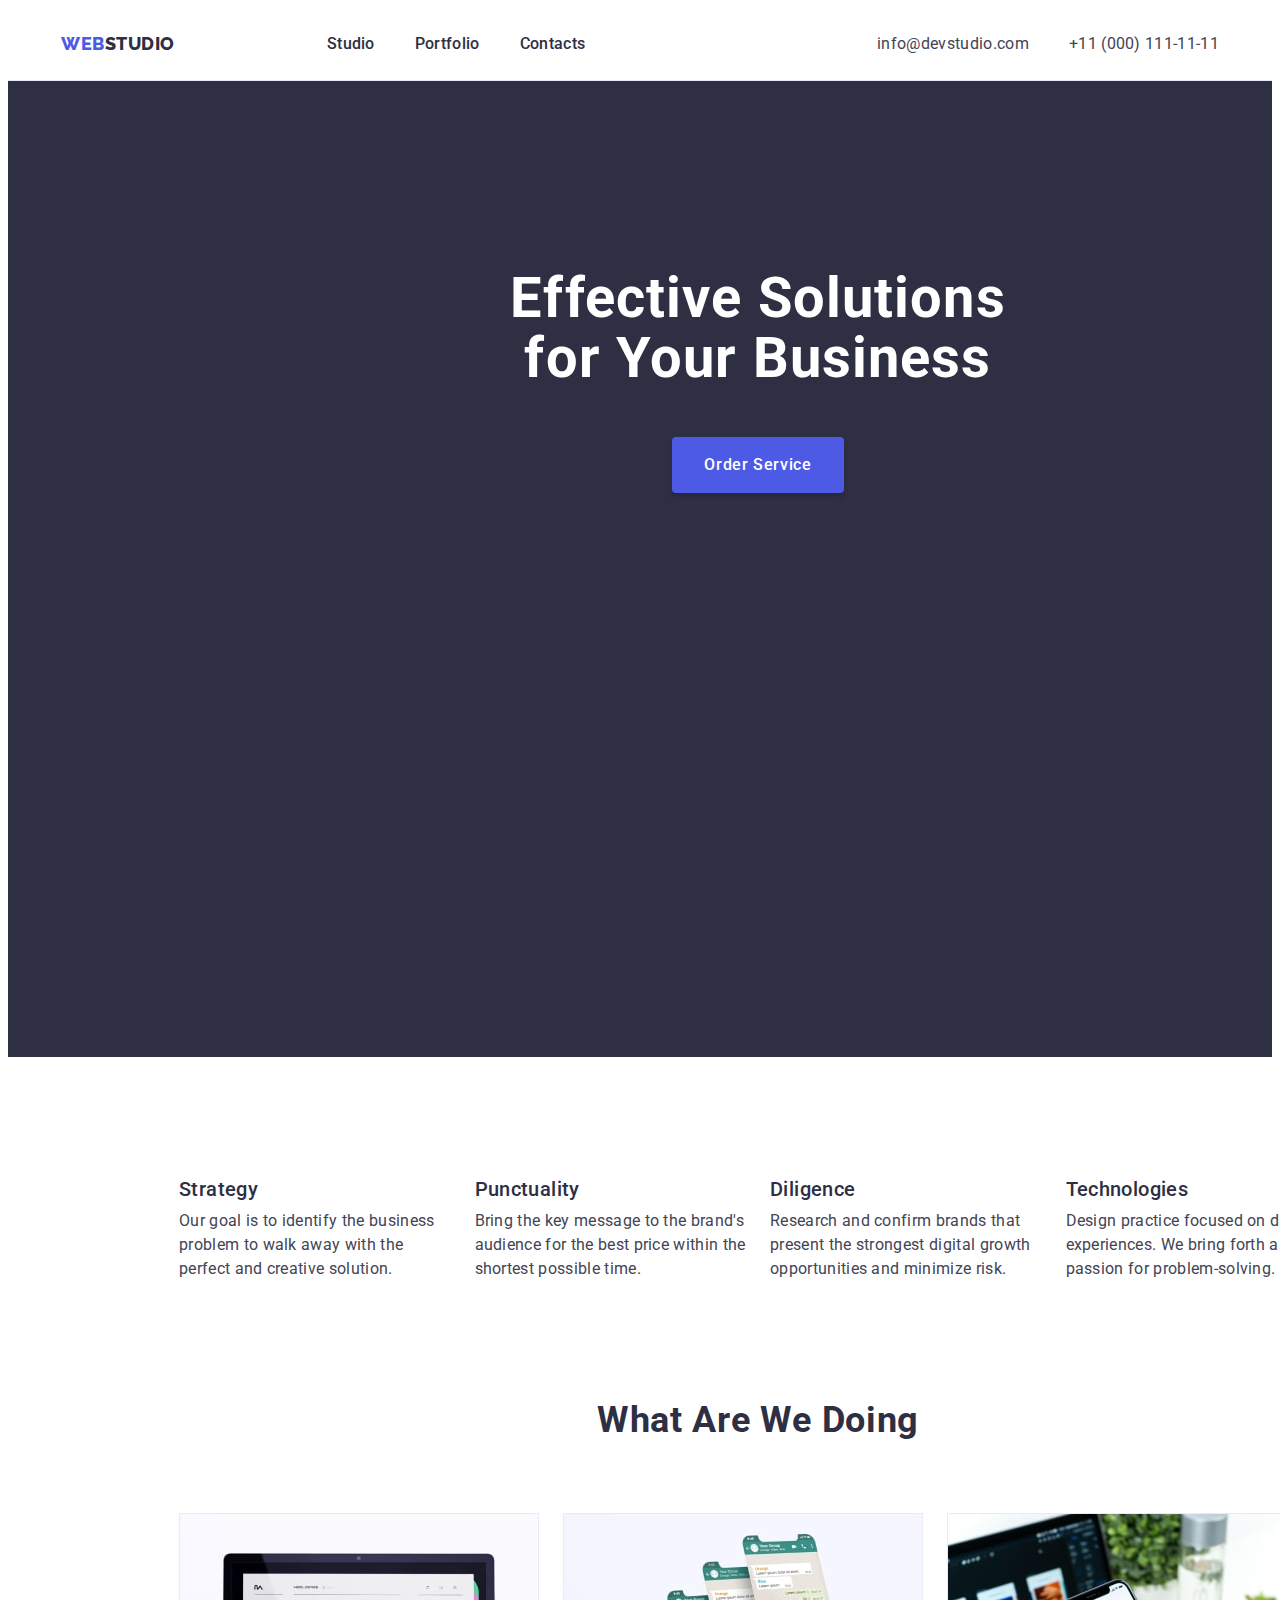
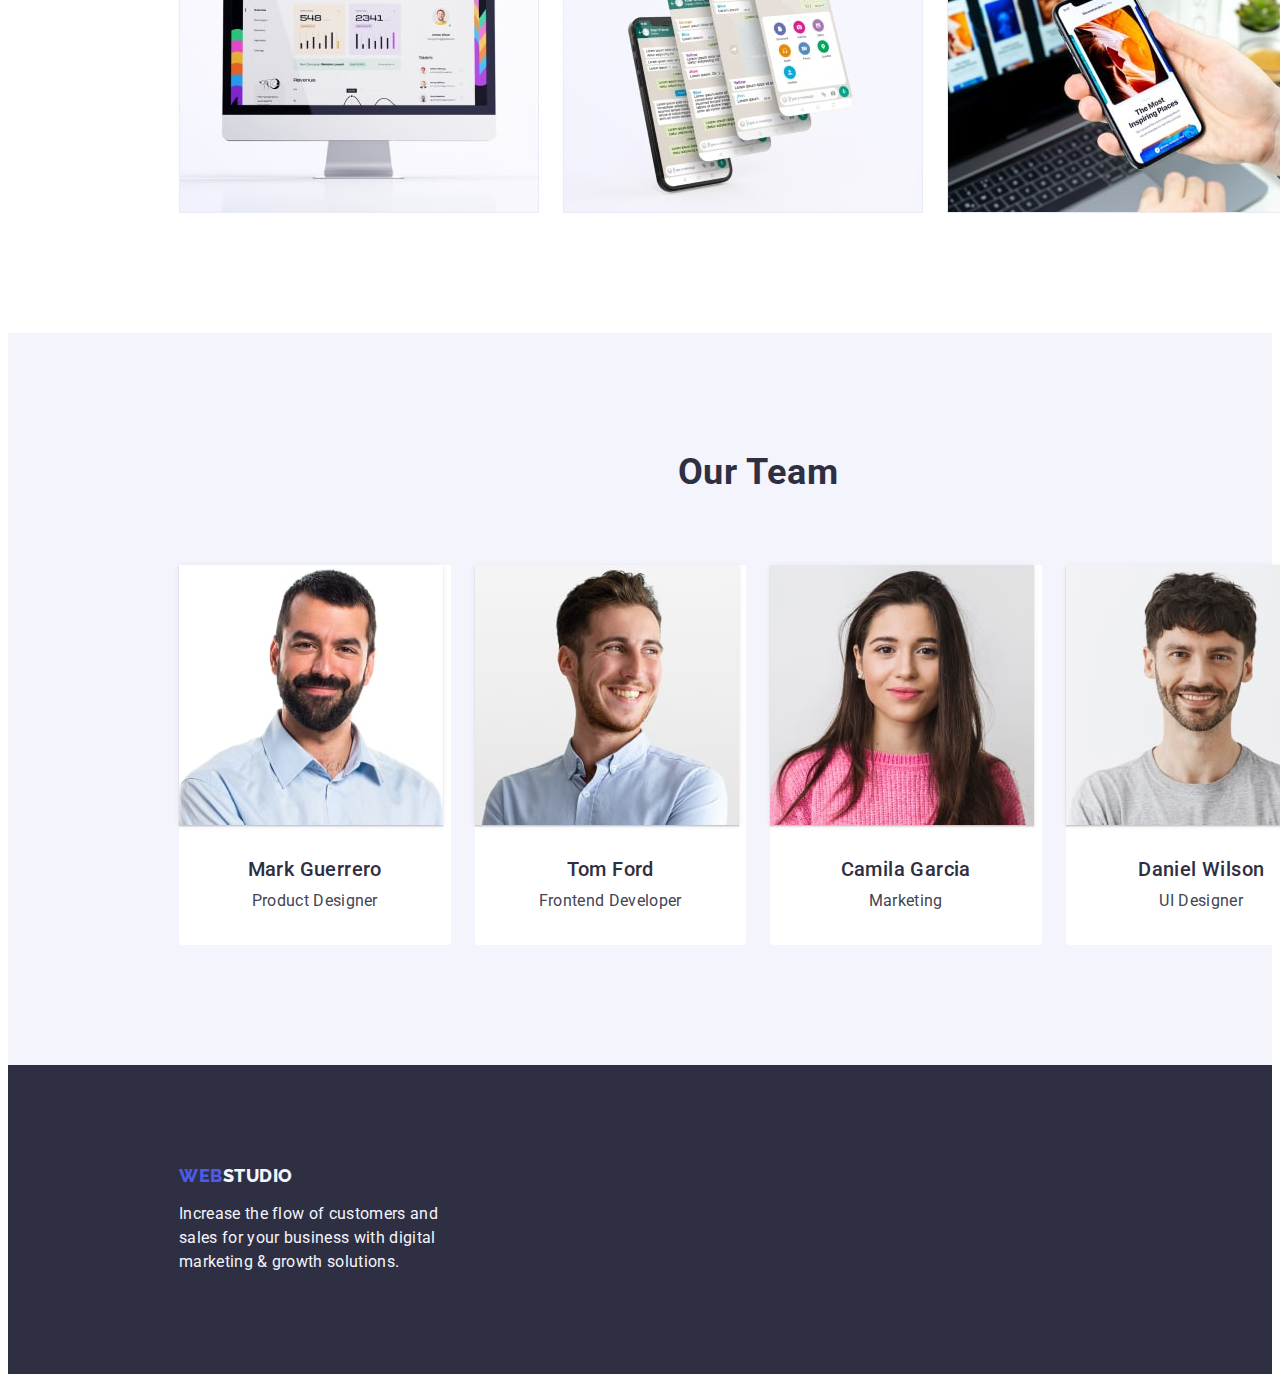
<file: index.html>
<!DOCTYPE html>
<html lang="en">
  <head>
    <meta charset="UTF-8" />
    <meta name="viewport" content="width=device-width, initial-scale=1.0" />
    <title>Document</title>
    <link
      rel="stylesheet"
      href="https://cdnjs.cloudflare.com/ajax/libs/modern-normalize/2.0.0/modern-normalize.min.css"
      integrity="sha512-4xo8blKMVCiXpTaLzQSLSw3KFOVPWhm/TRtuPVc4WG6kUgjH6J03IBuG7JZPkcWMxJ5huwaBpOpnwYElP/m6wg=="
      crossorigin="anonymous"
      referrerpolicy="no-referrer"
    />
    <link rel="preconnect" href="https://fonts.googleapis.com" />
    <link rel="preconnect" href="https://fonts.gstatic.com" crossorigin />
    <link
      href="https://fonts.googleapis.com/css2?family=Raleway:wght@800&family=Roboto:wght@400;500;700&display=swap"
      rel="stylesheet"
    />
    <link rel="stylesheet" href="./css/styles.css" />
  </head>
  <body>
    <header class="header-main">
      <div class="container header-container">
        <nav class="header-navigation">
          <a class="header-logo link" href="./index.html"
            >Web<span class="header-logo-studio">Studio</span></a
          >
          <ul class="list header-list">
            <li class="header-item">
              <a class="header-link link" href="./index.html">Studio</a>
            </li>
            <li class="header-item">
              <a class="header-link link" href="./portfolio.html">Portfolio</a>
            </li>
            <li class="header-item">
              <a class="header-link link" href="">Contacts </a>
            </li>
          </ul>
        </nav>
        <address class="address-main">
          <ul class="list address-list">
            <li class="address-item">
              <a class="address-contacts link" href="mailto:info@devstudio.com"
                >info@devstudio.com</a
              >
            </li>
            <li class="address-item">
              <a class="address-contacts link" href="tel:+110001111111"
                >+11 (000) 111-11-11</a
              >
            </li>
          </ul>
        </address>
      </div>
    </header>

    <main>
      <section class="order-service-section">
        <div class="container">
          <h1 class="order-service-title">
            Effective Solutions for Your Business
          </h1>
          <button class="order-service-button" type="button">
            <span class="text-button">Order Service</span>
          </button>
        </div>
      </section>
      <section class="advantages-section">
        <div class="container">
          <h2 class="visually-hidden advantages-title">Advantages</h2>
          <ul class="list advantages-list">
            <li class="advantages-item">
              <h3 class="advantages-subtitle">Strategy</h3>
              <p class="advantages-text">
                Our goal is to identify the business problem to walk away with
                the perfect and creative solution.
              </p>
            </li>
            <li class="advantages-item">
              <h3 class="advantages-subtitle">Punctuality</h3>
              <p class="advantages-text">
                Bring the key message to the brand's audience for the best price
                within the shortest possible time.
              </p>
            </li>
            <li class="advantages-item">
              <h3 class="advantages-subtitle">Diligence</h3>
              <p class="advantages-text">
                Research and confirm brands that present the strongest digital
                growth opportunities and minimize risk.
              </p>
            </li>
            <li class="advantages-item">
              <h3 class="advantages-subtitle">Technologies</h3>
              <p class="advantages-text">
                Design practice focused on digital experiences. We bring forth a
                deep passion for problem-solving.
              </p>
            </li>
          </ul>
        </div>
      </section>
      <section class="services-section">
        <div class="container">
          <h2 class="services-title">What are we doing</h2>
          <ul class="list services-list">
            <li class="services-item">
              <img
                class="services-image"
                src="./images/what-are-we-doing-img-1.jpg"
                alt="imac monitor"
                width="360"
                height="300"
              />
            </li>
            <li class="services-item">
              <img
                class="services-image"
                src="./images/what-are-we-doing-img-2.jpg"
                alt="iphone with 4 screens"
                width="360"
                height="300"
              />
            </li>
            <li class="services-item">
              <img
                class="services-image"
                src="./images/what-are-we-doing-img-3.jpg"
                alt="hand holding an iphone and laptop on the background"
                width="360"
                height="300"
              />
            </li>
          </ul>
        </div>
      </section>
      <section class="team-section">
        <div class="container">
          <h2 class="team-title">Our Team</h2>
          <ul class="list team-list">
            <li class="team-item">
              <img
                class="team-image"
                src="./images/our-team-mark.jpg"
                alt="middle aged male"
                width="264"
                height="260"
              />
              <div class="team-name-position">
                <h3 class="team-name">Mark Guerrero</h3>
                <p class="team-text">Product Designer</p>
              </div>
            </li>
            <li class="team-item">
              <img
                class="team-image"
                src="./images/our-team-tom.jpg"
                alt="young male looking aside"
                width="264"
                height="260"
              />
              <div class="team-name-position">
                <h3 class="team-name">Tom Ford</h3>
                <p class="team-text">Frontend Developer</p>
              </div>
            </li>
            <li class="team-item">
              <img
                class="team-image"
                src="./images/our-team-camila.jpg"
                alt="young female"
                width="264"
                height="260"
              />
              <div class="team-name-position">
                <h3 class="team-name">Camila Garcia</h3>
                <p class="team-text">Marketing</p>
              </div>
            </li>
            <li class="team-item">
              <img
                class="team-image"
                src="./images/our-team-daniel.jpg"
                alt="young male looking straight"
                width="264"
                height="260"
              />
              <div class="team-name-position">
                <h3 class="team-name">Daniel Wilson</h3>
                <p class="team-text">UI Designer</p>
              </div>
            </li>
          </ul>
        </div>
      </section>
    </main>

    <footer class="footer-section">
      <div class="container">
        <a class="footer-logo link" href="./index.html"
          >Web<span class="footer-logo-studio">Studio</span></a
        >
        <p class="footer-text">
          Increase the flow of customers and sales for your business with
          digital marketing & growth solutions.
        </p>
      </div>
    </footer>
  </body>
</html>
</file>
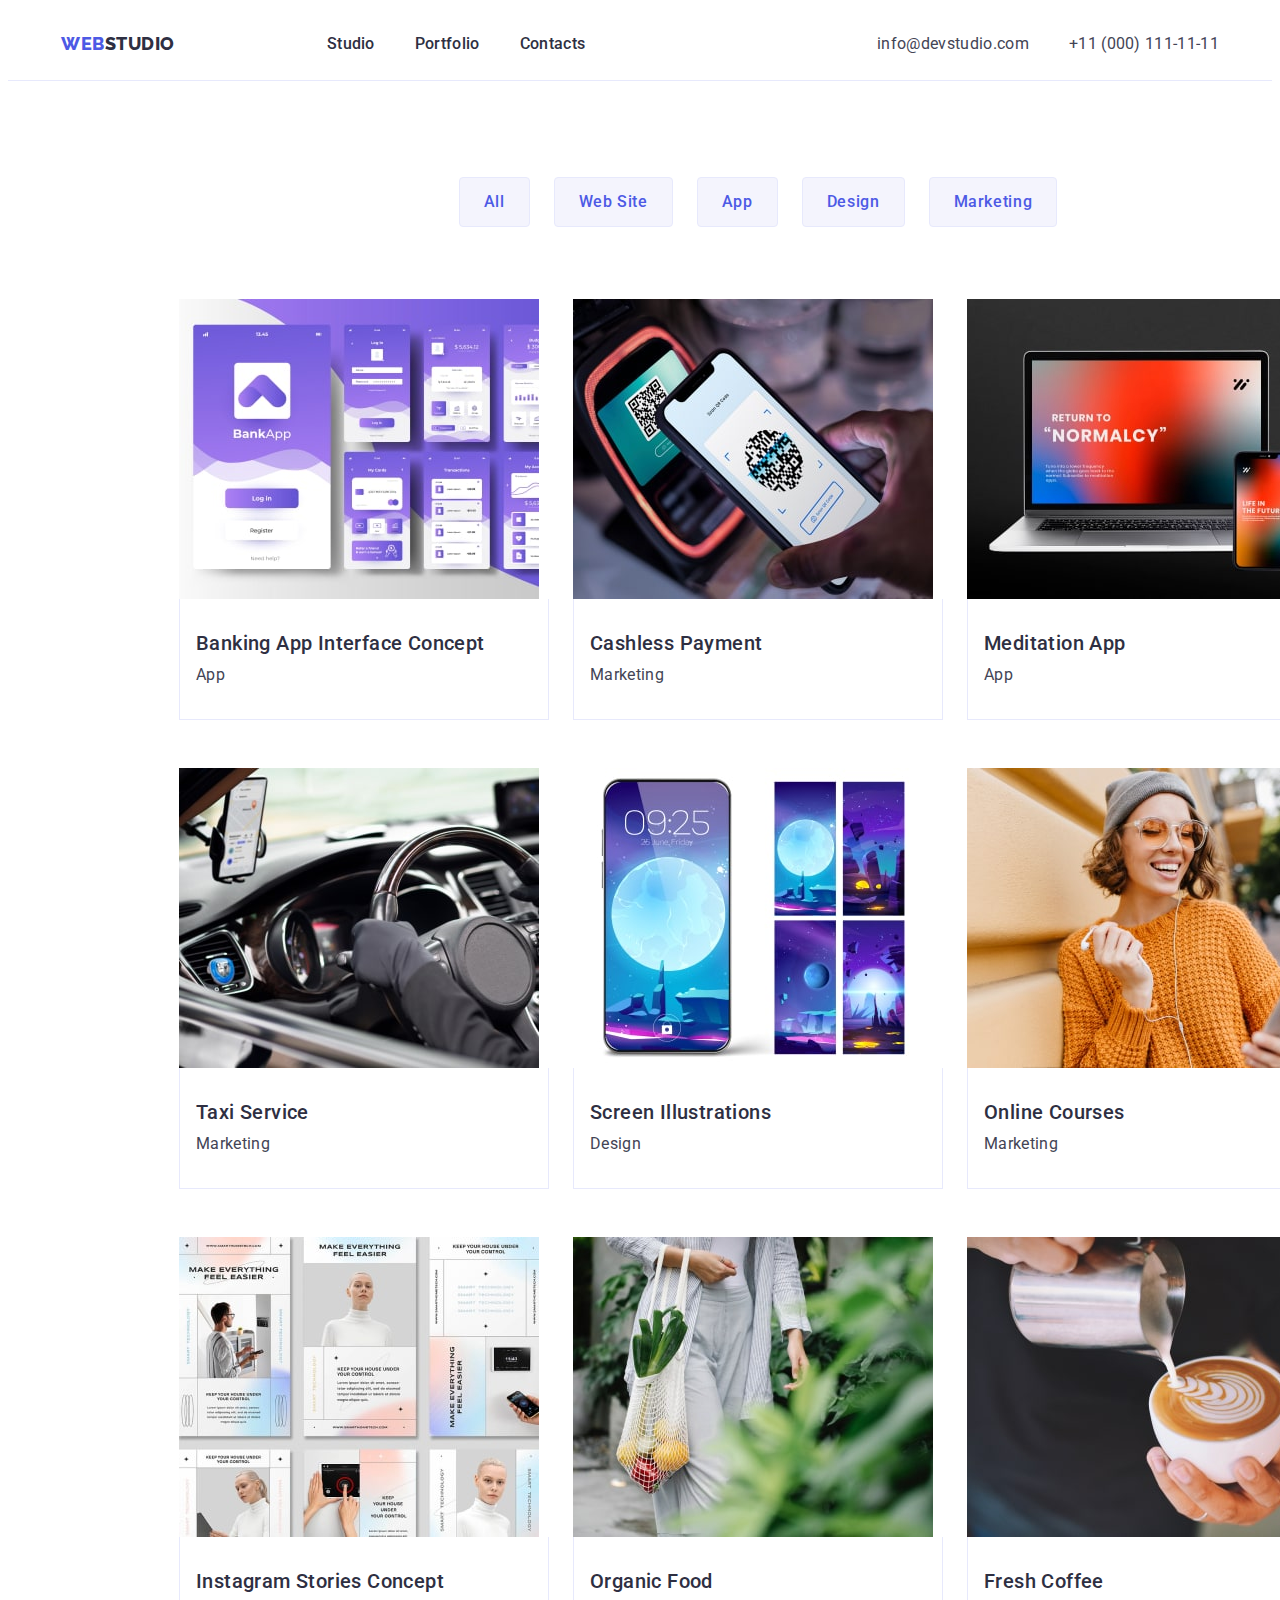
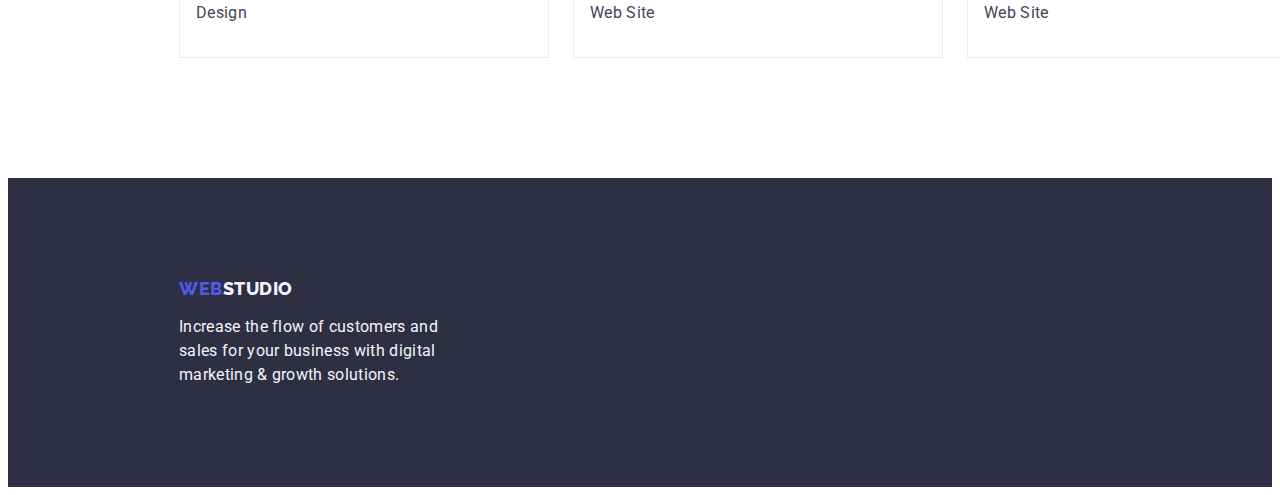
<file: portfolio.html>
<!DOCTYPE html>
<html lang="en">
  <head>
    <meta charset="UTF-8" />
    <meta name="viewport" content="width=device-width, initial-scale=1.0" />
    <title>Document</title>
    <link
      rel="stylesheet"
      href="https://cdnjs.cloudflare.com/ajax/libs/modern-normalize/2.0.0/modern-normalize.min.css"
      integrity="sha512-4xo8blKMVCiXpTaLzQSLSw3KFOVPWhm/TRtuPVc4WG6kUgjH6J03IBuG7JZPkcWMxJ5huwaBpOpnwYElP/m6wg=="
      crossorigin="anonymous"
      referrerpolicy="no-referrer"
    />
    <link rel="preconnect" href="https://fonts.googleapis.com" />
    <link rel="preconnect" href="https://fonts.gstatic.com" crossorigin />
    <link
      href="https://fonts.googleapis.com/css2?family=Raleway:wght@800&family=Roboto:wght@400;500;700&display=swap"
      rel="stylesheet"
    />
    <link rel="stylesheet" href="./css/styles.css" />
  </head>

  <body>
    <header class="header-main">
      <div class="container header-container">
        <nav class="header-navigation">
          <a class="header-logo link" href="./index.html"
            >Web<span class="header-logo-studio">Studio</span></a
          >
          <ul class="list header-list">
            <li class="header-item">
              <a class="header-link link" href="./index.html">Studio</a>
            </li>
            <li class="header-item">
              <a class="header-link link" href="./portfolio.html">Portfolio</a>
            </li>
            <li class="header-item">
              <a class="header-link link" href="">Contacts </a>
            </li>
          </ul>
        </nav>
        <address class="address-main">
          <ul class="list address-list">
            <li class="address-item">
              <a class="address-contacts link" href="mailto:info@devstudio.com"
                >info@devstudio.com</a
              >
            </li>
            <li class="address-item">
              <a class="address-contacts link" href="tel:+110001111111"
                >+11 (000) 111-11-11</a
              >
            </li>
          </ul>
        </address>
      </div>
    </header>

    <main>
      <section class="filter-buttons-section">
        <div class="container">
          <h1 class="visually-hidden">Portfolio</h1>
          <ul class="list filter-buttons-list">
            <li class="filter-buttons-item">
              <button class="filter-button" type="button">
                <span class="filter-button-text">All</span>
              </button>
            </li>
            <li class="filter-buttons-item">
              <button class="filter-button" type="button">
                <span class="filter-button-text">Web Site</span>
              </button>
            </li>
            <li class="filter-buttons-item">
              <button class="filter-button" type="button">
                <span class="filter-button-text">App</span>
              </button>
            </li>
            <li class="filter-buttons-item">
              <button class="filter-button" type="button">
                <span class="filter-button-text">Design</span>
              </button>
            </li>
            <li class="filter-buttons-item">
              <button class="filter-button" type="button">
                <span class="filter-button-text">Marketing</span>
              </button>
            </li>
          </ul>
          <ul class="list portfolio-picture-list">
            <li class="portfolio-item">
              <a class="portfolio-link link" href=""
                ><img
                  class="portfolio-picture"
                  src="./images/img-banking-app.jpg"
                  alt="banking-app"
                  width="360"
                  height="300"
                />
                <div class="portfolio-picture-apps">
                  <h2 class="portfolio-picture-title">
                    Banking App Interface Concept
                  </h2>
                  <p class="portfolio-picture-text">App</p>
                </div>
              </a>
            </li>
            <li class="portfolio-item">
              <a class="portfolio-link link" href=""
                ><img
                  class="portfolio-picture"
                  src="./images/img-cashless-payment.jpg"
                  alt="phone-making-epayment"
                  width="360"
                  height="300"
                />
                <div class="portfolio-picture-apps">
                  <h2 class="portfolio-picture-title">Cashless Payment</h2>
                  <p class="portfolio-picture-text">Marketing</p>
                </div>
              </a>
            </li>
            <li class="portfolio-item">
              <a class="portfolio-link link" href=""
                ><img
                  class="portfolio-picture"
                  src="./images/img-meditation-app.jpg"
                  alt="meditation-app-on-phone-laptop-screens"
                  width="360"
                  height="300"
                />
                <div class="portfolio-picture-apps">
                  <h2 class="portfolio-picture-title">Meditation App</h2>
                  <p class="portfolio-picture-text">App</p>
                </div>
              </a>
            </li>
            <li class="portfolio-item">
              <a class="portfolio-link link" href=""
                ><img
                  class="portfolio-picture"
                  src="./images/img-taxi-service.jpg"
                  alt="actor-holding-steering-wheel"
                  width="360"
                  height="300"
                />
                <div class="portfolio-picture-apps">
                  <h2 class="portfolio-picture-title">Taxi Service</h2>
                  <p class="portfolio-picture-text">Marketing</p>
                </div>
              </a>
            </li>
            <li class="portfolio-item">
              <a class="portfolio-link link" href=""
                ><img
                  class="portfolio-picture"
                  src="./images/img-screen-illustration.jpg"
                  alt="iphone-with-wallpaper"
                  width="360"
                  height="300"
                />
                <div class="portfolio-picture-apps">
                  <h2 class="portfolio-picture-title">Screen Illustrations</h2>
                  <p class="portfolio-picture-text">Design</p>
                </div>
              </a>
            </li>
            <li class="portfolio-item">
              <a class="portfolio-link link" href=""
                ><img
                  class="portfolio-picture"
                  src="./images/img-online-courses.jpg"
                  alt="young-girl-holding-a-phone"
                  width="360"
                  height="300"
                />
                <div class="portfolio-picture-apps">
                  <h2 class="portfolio-picture-title">Online Courses</h2>
                  <p class="portfolio-picture-text">Marketing</p>
                </div>
              </a>
            </li>
            <li class="portfolio-item">
              <a class="portfolio-link link" href=""
                ><img
                  class="portfolio-picture"
                  src="./images/img-inst-stories.jpg"
                  alt="pictures-with-inst-stories-concepts"
                  width="360"
                  height="300"
                />
                <div class="portfolio-picture-apps">
                  <h2 class="portfolio-picture-title">
                    Instagram Stories Concept
                  </h2>
                  <p class="portfolio-picture-text">Design</p>
                </div>
              </a>
            </li>
            <li class="portfolio-item">
              <a class="portfolio-link link" href=""
                ><img
                  class="portfolio-picture"
                  src="./images/img-organic-food.jpg"
                  alt="woman-carrying-groceries"
                  width="360"
                  height="300"
                />
                <div class="portfolio-picture-apps">
                  <h2 class="portfolio-picture-title">Organic Food</h2>
                  <p class="portfolio-picture-text">Web Site</p>
                </div>
              </a>
            </li>
            <li class="portfolio-item">
              <a class="portfolio-link link" href=""
                ><img
                  class="portfolio-picture"
                  src="./images/img-fresh-coffee.jpg"
                  alt="actor-making-coffee"
                  width="360"
                  height="300"
                />
                <div class="portfolio-picture-apps">
                  <h2 class="portfolio-picture-title">Fresh Coffee</h2>
                  <p class="portfolio-picture-text">Web Site</p>
                </div>
              </a>
            </li>
          </ul>
        </div>
      </section>
    </main>

    <footer class="footer-section">
      <div class="container">
        <a class="footer-logo link" href="./index.html"
          >Web<span class="footer-logo-studio">Studio</span></a
        >
        <p class="footer-text">
          Increase the flow of customers and sales for your business with
          digital marketing & growth solutions.
        </p>
      </div>
    </footer>
  </body>
</html>
</file>
<file: css/styles.css>
:root {
  --primary-brand: #4d5ae5;
  --pressed-state: #404bbf;
  --dark: #2e2f42;
  --success: #31d0aa;
  --text: #434455;
  --subtle-text: #8e8f99;
  --accent: #e7e9fc;
  --light: #f4f4fd;
  --white-background: #ffffff;
}
/*common*/
p,
h1,
h2,
h3,
h4,
h5,
h6 {
  margin: 0;
}

ul {
  margin: 0;
  padding-left: 0%;
}

img {
  display: block;
}

.container {
  width: 1158px;
  max-width: 1440px;
  padding-left: 15px;
  padding-right: 15px;
  margin-left: 156px;
  margin-right: 156px;
}

.visually-hidden {
  position: absolute;
  width: 1px;
  height: 1px;
  margin: -1px;
  border: 0;
  padding: 0;
  white-space: nowrap;
  clip-path: inset(100%);
  clip: rect(0 0 0 0);
  overflow: hidden;
}

body {
  color: #434455;
  background-color: var(--white-background);
  font-family: "Roboto", sans-serif;
}

.list {
  color: var(--dark);
  font-size: 16px;
  font-weight: 500;
  line-height: 1.5;
  letter-spacing: 0.02em;
  list-style: none;
  text-decoration: none;
}

.link {
  text-decoration: none;
}

/*Header*/

.header-main {
  border-bottom: 1px solid var(--accent);
}

.header-container {
  display: flex;
  align-items: center;
  margin: 0 auto;
  padding-left: 15px;
  padding-right: 15px;
}
.header-list {
  display: flex;
  gap: 40px;
  padding-top: 24px;
  padding-bottom: 24px;
}
.header-navigation {
  display: flex;
  gap: 76px;
  align-items: center;
}

.header-logo {
  color: var(--primary-brand);
  font-family: "Raleway", sans-serif;
  font-size: 18px;
  font-weight: 800;
  line-height: 1.17;
  letter-spacing: 0.03em;
  text-transform: uppercase;
  margin-right: 76px;
}

.header-logo-studio {
  font-family: "Raleway", sans-serif;
  color: var(--dark);
  text-decoration: none;
}

.header-link {
  color: var(--dark);
  font-size: 16px;
  font-weight: 500;
  line-height: 1.5;
  letter-spacing: 0.02em;
  padding-top: 24px;
  padding-bottom: 24px;
}

.header-link:hover {
  color: var(--pressed-state);
}

.header-link:focus {
  color: var(--pressed-state);
}

.header-link:active {
  color: var(--pressed-state);
}
.address-main {
  font-style: normal;
  display: flex;
  margin-left: auto;
}

.address-list {
  display: flex;
  gap: 40px;
}

.address-contacts {
  color: var(--text);
  font-size: 16px;
  line-height: 1.5;
  letter-spacing: 0.02em;
  font-weight: 400;
}

.address-contacts:hover {
  color: #404bbf;
}
.address-contacts:focus {
  color: #404bbf;
}

.order-service-section {
  background-color: var(--dark);
  height: 600px;
  padding: 188px 0;
}

/*Footer*/
.footer-section {
  background-color: var(--dark);
  padding: 100px 0;
}

.footer-logo {
  color: var(--primary-brand);
  font-family: "Raleway", sans-serif;
  font-size: 18px;
  font-weight: 800;
  line-height: 1.17;
  letter-spacing: 0.03em;
  text-transform: uppercase;
  text-decoration: none;
  display: inline-block;
  margin-bottom: 16px;
}

.footer-logo-studio {
  font-family: "Raleway", sans-serif;
  color: var(--light);
  text-decoration: none;
}

.footer-text {
  color: var(--light);
  font-size: 16px;
  line-height: 1.5;
  letter-spacing: 0.02em;
  max-width: 264px;
}

/*Studio*/

.order-service-title {
  color: var(--white-background);
  font-size: 56px;
  line-height: 1.07;
  letter-spacing: 0.02em;
  text-align: center;
  max-width: 496px;
  margin: 0 auto;
  margin-bottom: 48px;
}

.order-service-button {
  color: var(--white-background);
  font-family: "Roboto", sans-serif;
  font-weight: 500;
  font-size: 16px;
  line-height: 1.5;
  letter-spacing: 0.04em;
  background: var(--primary-brand);
  cursor: pointer;
  padding: 16px 32px;
  border-radius: 4px;
  border: none;
  box-shadow: 0px 4px 4px 0px rgba(0, 0, 0, 0.15);
  display: block;
  margin: 0 auto;
  min-width: 169px;
}

.order-service-button:hover {
  background: var(--pressed-state);
}

.order-service-button:focus {
  background: var(--pressed-state);
}

.text-button {
  color: var(--white-background);
  font-size: 16px;
  font-weight: 500;
  line-height: 1.5;
  letter-spacing: 0.04em;
}

.advantages-section {
  padding: 120px 0;
}

.advantages-list {
  display: flex;
  gap: 24px;
}

.advantages-item {
  width: calc((100% - 3 * 24px) / 4);
}

.advantages-subtitle {
  color: var(--dark);
  font-size: 20px;
  font-weight: 500;
  line-height: 1.2;
  letter-spacing: 0.02em;
  margin-bottom: 8px;
}

.advantages-text {
  color: var(--text);
  font-size: 16px;
  line-height: 1.5;
  letter-spacing: 0.02em;
  font-weight: 400;
}

.services-section {
  padding-bottom: 120px;
}

.services-title {
  color: var(--dark);
  font-size: 36px;
  line-height: 1.11;
  letter-spacing: 0.02em;
  text-transform: capitalize;
  text-align: center;
  margin-bottom: 72px;
}

.services-list {
  display: flex;
  gap: 24px;
}

.services-item {
  width: calc((100% - 3 * 16) / 4);
}

.services-image {
  color: var(--accent);
}

.team-section {
  background-color: #f4f4fd;
  padding: 120px 0;
}

.team-list {
  display: flex;
  gap: 24px;
}

.team-title {
  color: var(--dark);
  font-size: 36px;
  line-height: 1.11;
  letter-spacing: 0.02em;
  text-transform: capitalize;
  text-align: center;
  margin-bottom: 72px;
}

.team-item {
  border-radius: 0px 0px 4px 4px;
  background-color: #ffffff;
  width: calc((100% - 3 * 24px) / 4);
}

.team-image {
  box-shadow: 0px 2px 1px 0px rgba(46, 47, 66, 0.08),
    0px 1px 1px 0px rgba(46, 47, 66, 0.16),
    0px 1px 6px 0px rgba(46, 47, 66, 0.08);
}
.team-name-position {
  padding: 32px 0;
}

.team-name {
  color: var(--dark);
  font-size: 20px;
  font-weight: 500;
  line-height: 1.2;
  letter-spacing: 0.02em;
  margin-bottom: 8px;
  text-align: center;
}

.team-text {
  color: var(--text);
  font-size: 16px;
  line-height: 1.5;
  letter-spacing: 0.02em;
  font-weight: 400;
  text-align: center;
}

/*Portfolio*/

.filter-buttons-section {
  padding-top: 96px;
  padding-bottom: 120px;
}

.filter-buttons-list {
  display: flex;
  gap: 24px;
  margin: 0 auto 72px;
  justify-content: center;
}

.filter-button {
  color: var(--primary-brand);
  font-family: "Roboto", sans-serif;
  font-size: 16px;
  font-weight: 500;
  line-height: 1.5;
  letter-spacing: 0.04em;
  border: 1px solid var(--accent);
  background-color: var(--light);
  cursor: pointer;
  border-radius: 4px;
  padding: 12px 24px;
}

.filter-button:hover {
  color: var(--white-background);
  background-color: var(--pressed-state);
  border: 1px solid transparent;
}
.filter-button:focus {
  color: var(--white-background);
  background-color: var(--pressed-state);
  border: 1px solid transparent;
}

.filter-button-text {
  color: var(--primary-brand);
  font-size: 16px;
  font-weight: 500;
  line-height: 1.5;
  letter-spacing: 0.04;
}

.filter-button-text:hover {
  color: var(--white-background);
}

/*portfolio-images*/

.portfolio-picture-list {
  display: flex;
  flex-wrap: wrap;
  gap: 48px 24px;
}

.portfolio-item {
  background: var(--white-background);
  width: calc((100% - 2 * 24px) / 3);
}

.portfolio-picture-apps {
  padding: 32px 16px;
  border: 1px solid #e7e9fc;
  border-top: none;
}

img {
  display: block;
}

.portfolio-picture-title {
  color: var(--dark);
  font-family: "Roboto", sans-serif;
  font-size: 20px;
  font-weight: 500;
  line-height: 1.2;
  letter-spacing: 0.02em;
  margin-bottom: 8px;
}

.portfolio-picture-text {
  color: var(--text);
  font-size: 16px;
  line-height: 1.5;
  letter-spacing: 0.02em;
  font-weight: 400;
}
</file>
